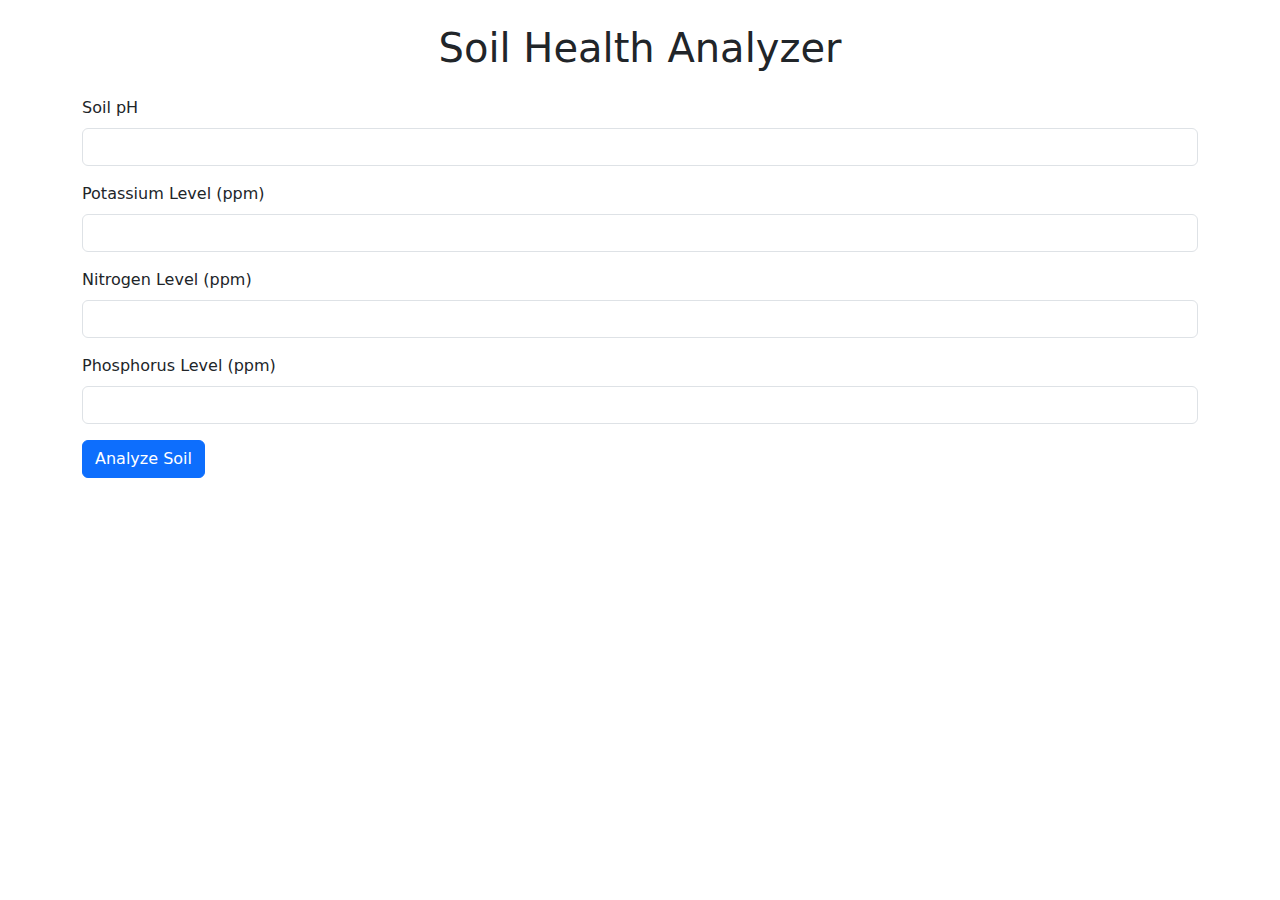
<file: index.html>
<!DOCTYPE html>
<html lang="en">
<head>
    <meta charset="UTF-8">
    <meta name="viewport" content="width=device-width, initial-scale=1.0">
    <title>Soil Health Analyzer</title>
    <link href="https://cdn.jsdelivr.net/npm/bootstrap@5.0.0-beta3/dist/css/bootstrap.min.css" rel="stylesheet">
</head>
<body>
    <div class="container">
        <h1 class="text-center my-4">Soil Health Analyzer</h1>
        <form id="soil-form">
            <div class="mb-3">
                <label for="ph" class="form-label">Soil pH</label>
                <input type="number" id="ph" class="form-control" required>
            </div>
            <div class="mb-3">
                <label for="potassium" class="form-label">Potassium Level (ppm)</label>
                <input type="number" id="potassium" class="form-control" required>
            </div>
            <div class="mb-3">
                <label for="nitrogen" class="form-label">Nitrogen Level (ppm)</label>
                <input type="number" id="nitrogen" class="form-control" required>
            </div>
            <div class="mb-3">
                <label for="phosphorus" class="form-label">Phosphorus Level (ppm)</label>
                <input type="number" id="phosphorus" class="form-control" required>
            </div>
            <button type="submit" class="btn btn-primary">Analyze Soil</button>
        </form>
        
        <h3 id="result" class="mt-4"></h3>
    </div>

    <script src="https://cdn.jsdelivr.net/npm/bootstrap@5.0.0-beta3/dist/js/bootstrap.bundle.min.js"></script>
    <script src="app.js"></script>
</body>
</html>
</file>
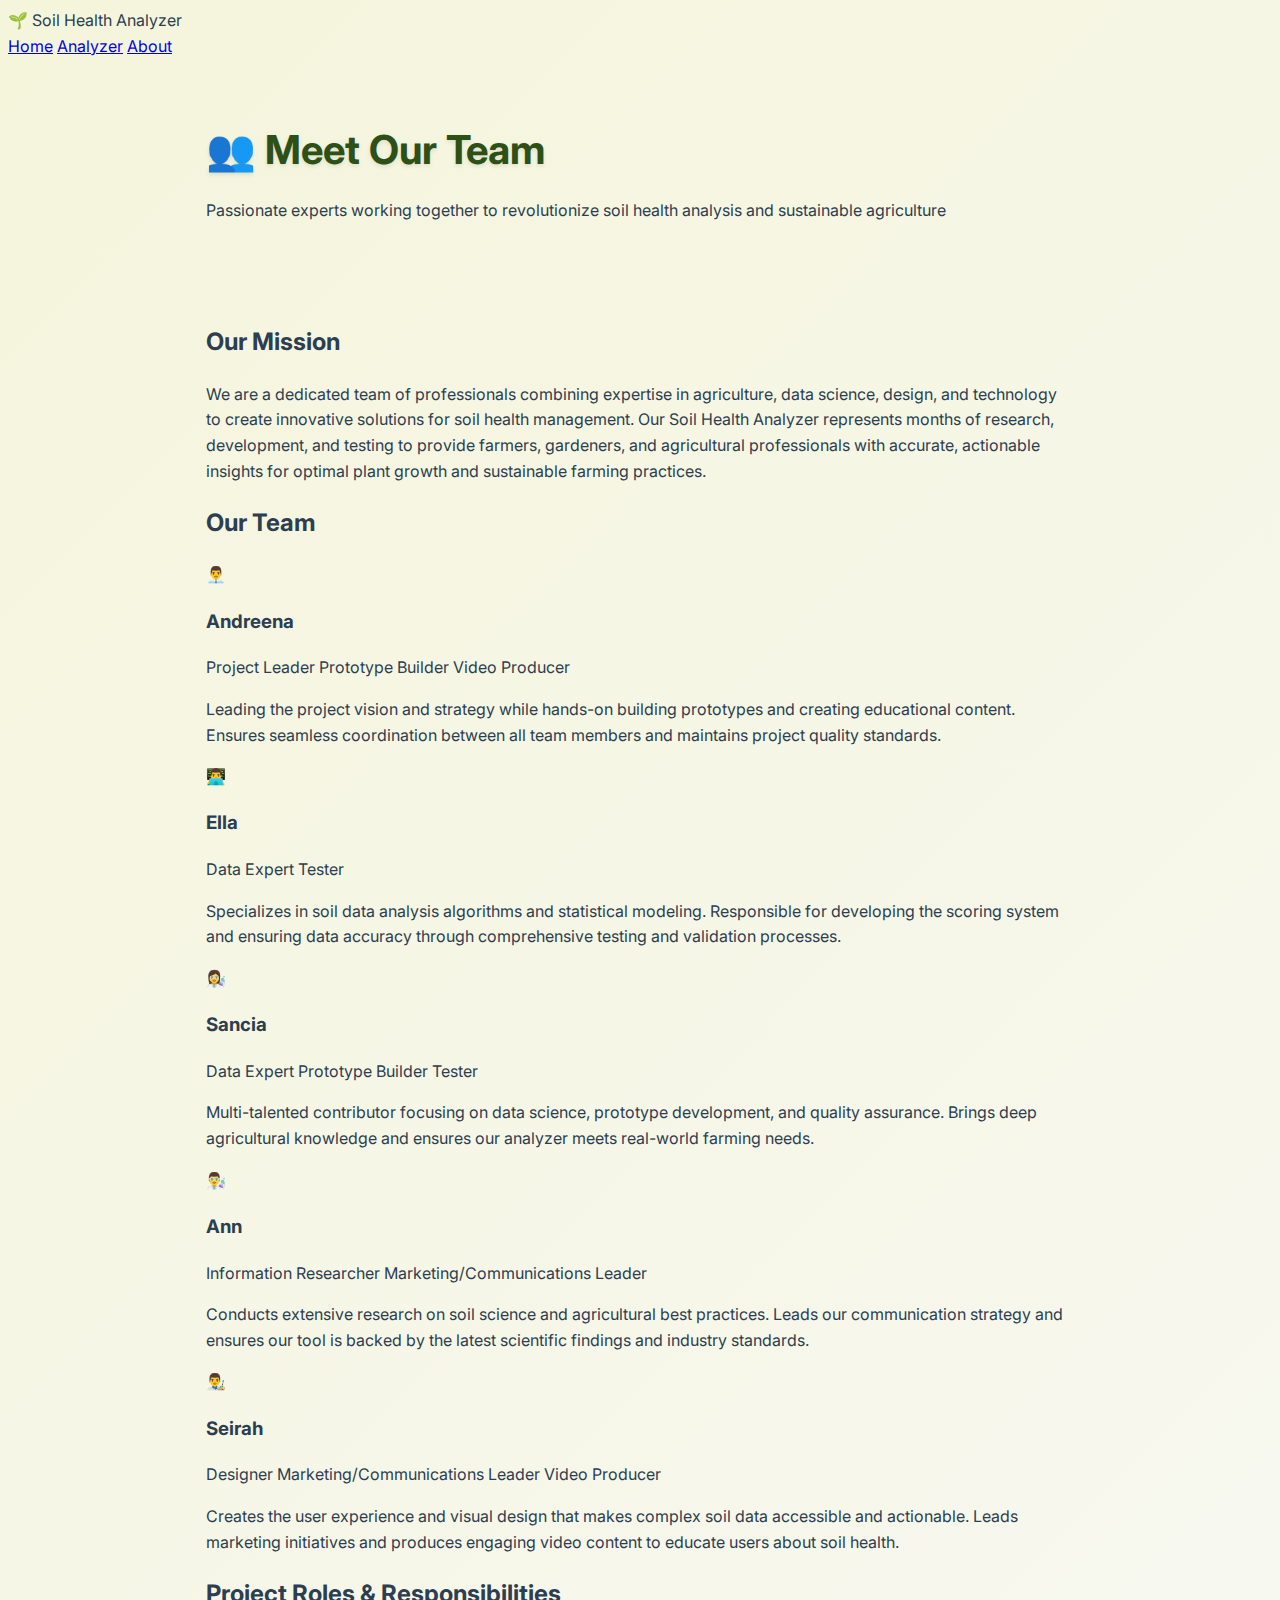
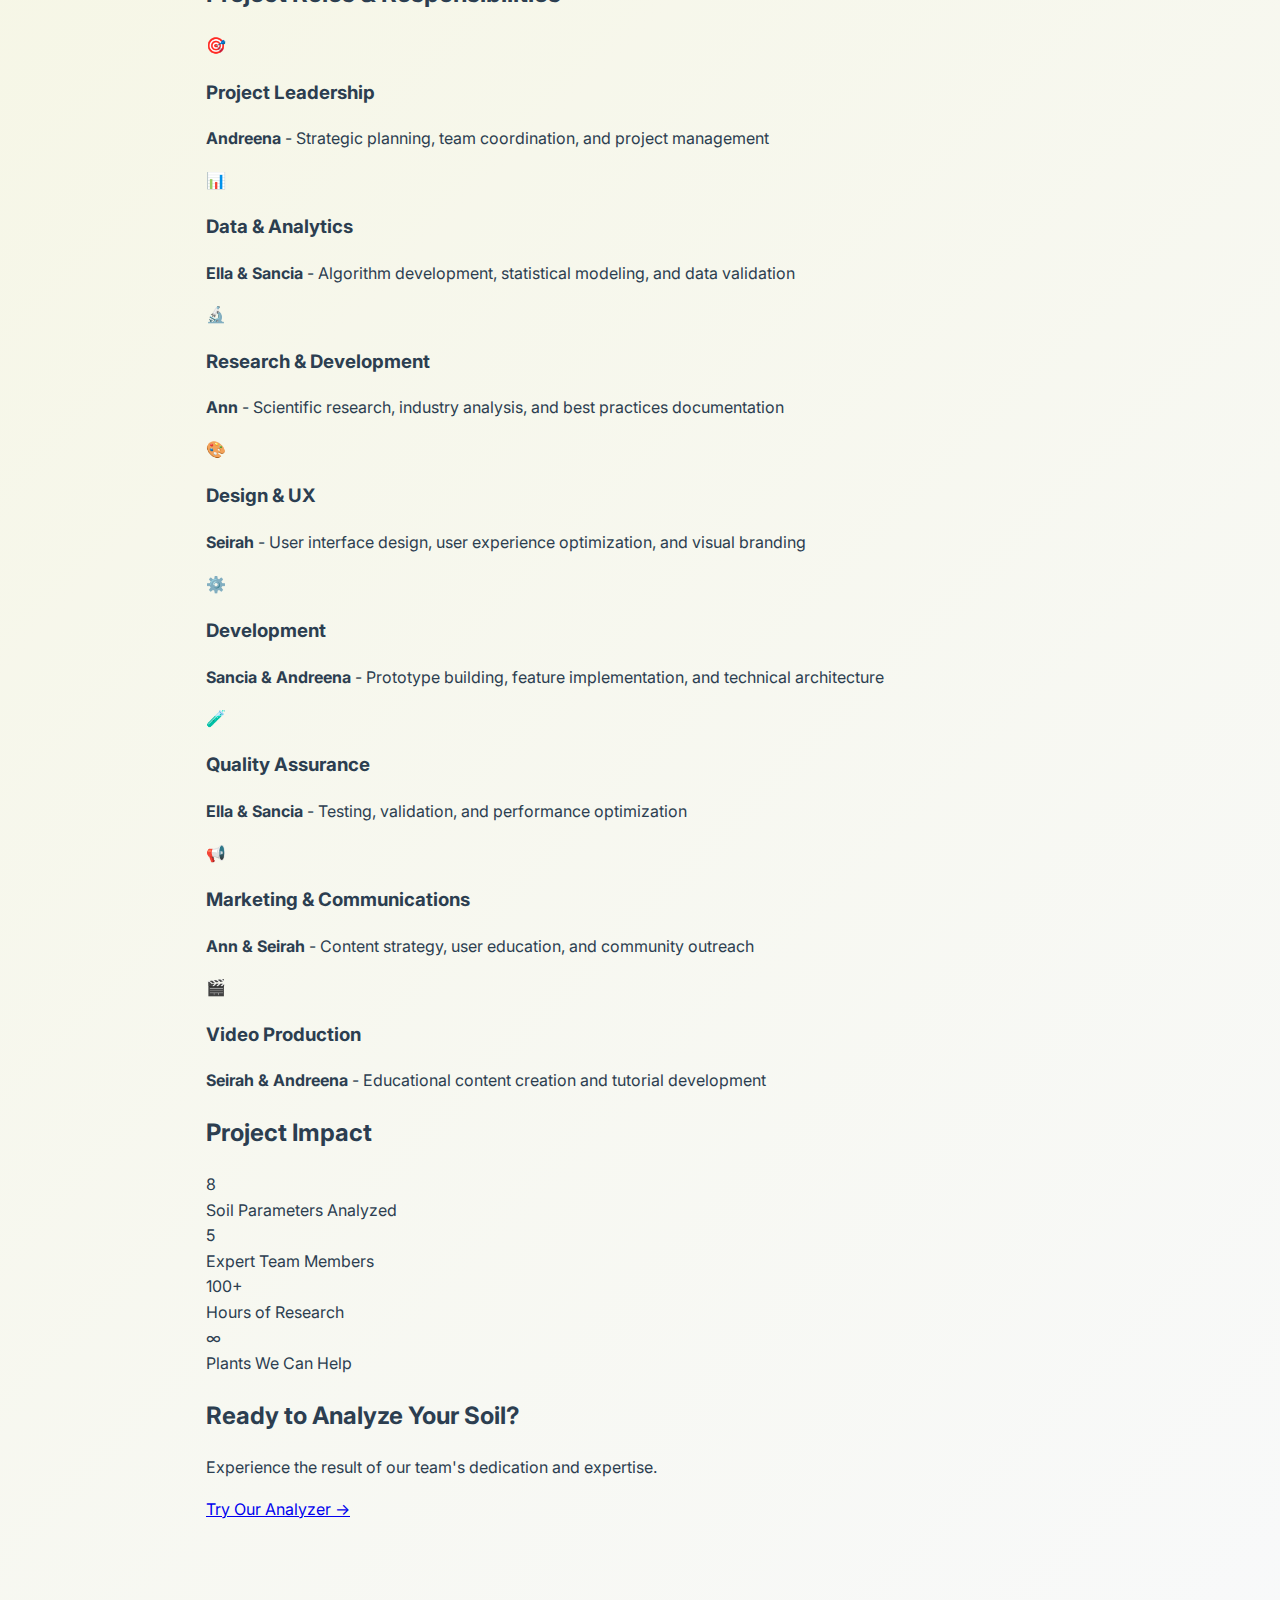
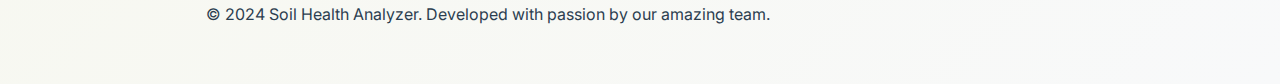
<file: about.html>
<!DOCTYPE html>
<html lang="en">
<head>
    <meta charset="UTF-8">
    <meta name="viewport" content="width=device-width, initial-scale=1.0">
    <meta name="description" content="Meet the team behind the Soil Health Analyzer - passionate experts in agriculture, data science, and technology">
    <title>About Our Team - Soil Health Analyzer</title>
    <link rel="stylesheet" href="styles.css">
</head>
<body>
    <nav class="navbar">
        <div class="nav-container">
            <div class="nav-brand">
                <span class="nav-icon">🌱</span>
                <span class="nav-title">Soil Health Analyzer</span>
            </div>
            <div class="nav-links">
                <a href="index.html" class="nav-link">Home</a>
                <a href="analyzer.html" class="nav-link">Analyzer</a>
                <a href="about.html" class="nav-link active">About</a>
            </div>
        </div>
    </nav>

    <div class="about-hero">
        <div class="container">
            <h1 class="about-title">
                <span class="about-icon">👥</span>
                Meet Our Team
            </h1>
            <p class="about-subtitle">
                Passionate experts working together to revolutionize soil health analysis and sustainable agriculture
            </p>
        </div>
    </div>

    <div class="about-content">
        <div class="container">
            <div class="project-overview">
                <h2>Our Mission</h2>
                <p>
                    We are a dedicated team of professionals combining expertise in agriculture, data science, design, and technology 
                    to create innovative solutions for soil health management. Our Soil Health Analyzer represents months of research, 
                    development, and testing to provide farmers, gardeners, and agricultural professionals with accurate, actionable 
                    insights for optimal plant growth and sustainable farming practices.
                </p>
            </div>

            <div class="team-section">
                <h2 class="team-title">Our Team</h2>
                
                <div class="team-grid">
                    <!-- Andreena -->
                    <div class="team-member">
                        <div class="member-avatar">
                            <span class="avatar-icon">👨‍💼</span>
                        </div>
                        <div class="member-info">
                            <h3 class="member-name">Andreena</h3>
                            <div class="member-roles">
                                <span class="role-badge primary">Project Leader</span>
                                <span class="role-badge secondary">Prototype Builder</span>
                                <span class="role-badge tertiary">Video Producer</span>
                            </div>
                            <p class="member-description">
                                Leading the project vision and strategy while hands-on building prototypes and creating 
                                educational content. Ensures seamless coordination between all team members and maintains 
                                project quality standards.
                            </p>
                        </div>
                    </div>

                    <!-- Ella -->
                    <div class="team-member">
                        <div class="member-avatar">
                            <span class="avatar-icon">👨‍💻</span>
                        </div>
                        <div class="member-info">
                            <h3 class="member-name">Ella</h3>
                            <div class="member-roles">
                                <span class="role-badge primary">Data Expert</span>
                                <span class="role-badge secondary">Tester</span>
                            </div>
                            <p class="member-description">
                                Specializes in soil data analysis algorithms and statistical modeling. Responsible for 
                                developing the scoring system and ensuring data accuracy through comprehensive testing 
                                and validation processes.
                            </p>
                        </div>
                    </div>

                    <!-- Sancia -->
                    <div class="team-member">
                        <div class="member-avatar">
                            <span class="avatar-icon">👩‍🔬</span>
                        </div>
                        <div class="member-info">
                            <h3 class="member-name">Sancia</h3>
                            <div class="member-roles">
                                <span class="role-badge primary">Data Expert</span>
                                <span class="role-badge secondary">Prototype Builder</span>
                                <span class="role-badge tertiary">Tester</span>
                            </div>
                            <p class="member-description">
                                Multi-talented contributor focusing on data science, prototype development, and quality 
                                assurance. Brings deep agricultural knowledge and ensures our analyzer meets real-world 
                                farming needs.
                            </p>
                        </div>
                    </div>

                    <!-- Ann -->
                    <div class="team-member">
                        <div class="member-avatar">
                            <span class="avatar-icon">👨‍🔬</span>
                        </div>
                        <div class="member-info">
                            <h3 class="member-name">Ann</h3>
                            <div class="member-roles">
                                <span class="role-badge primary">Information Researcher</span>
                                <span class="role-badge secondary">Marketing/Communications Leader</span>
                            </div>
                            <p class="member-description">
                                Conducts extensive research on soil science and agricultural best practices. Leads our 
                                communication strategy and ensures our tool is backed by the latest scientific findings 
                                and industry standards.
                            </p>
                        </div>
                    </div>

                    <!-- Seirah -->
                    <div class="team-member">
                        <div class="member-avatar">
                            <span class="avatar-icon">👨‍🎨</span>
                        </div>
                        <div class="member-info">
                            <h3 class="member-name">Seirah</h3>
                            <div class="member-roles">
                                <span class="role-badge primary">Designer</span>
                                <span class="role-badge secondary">Marketing/Communications Leader</span>
                                <span class="role-badge tertiary">Video Producer</span>
                            </div>
                            <p class="member-description">
                                Creates the user experience and visual design that makes complex soil data accessible 
                                and actionable. Leads marketing initiatives and produces engaging video content to 
                                educate users about soil health.
                            </p>
                        </div>
                    </div>
                </div>
            </div>

            <div class="roles-overview">
                <h2>Project Roles & Responsibilities</h2>
                <div class="roles-grid">
                    <div class="role-card">
                        <div class="role-icon">🎯</div>
                        <h3>Project Leadership</h3>
                        <p><strong>Andreena</strong> - Strategic planning, team coordination, and project management</p>
                    </div>
                    
                    <div class="role-card">
                        <div class="role-icon">📊</div>
                        <h3>Data & Analytics</h3>
                        <p><strong>Ella & Sancia</strong> - Algorithm development, statistical modeling, and data validation</p>
                    </div>
                    
                    <div class="role-card">
                        <div class="role-icon">🔬</div>
                        <h3>Research & Development</h3>
                        <p><strong>Ann</strong> - Scientific research, industry analysis, and best practices documentation</p>
                    </div>
                    
                    <div class="role-card">
                        <div class="role-icon">🎨</div>
                        <h3>Design & UX</h3>
                        <p><strong>Seirah</strong> - User interface design, user experience optimization, and visual branding</p>
                    </div>
                    
                    <div class="role-card">
                        <div class="role-icon">⚙️</div>
                        <h3>Development</h3>
                        <p><strong>Sancia & Andreena</strong> - Prototype building, feature implementation, and technical architecture</p>
                    </div>
                    
                    <div class="role-card">
                        <div class="role-icon">🧪</div>
                        <h3>Quality Assurance</h3>
                        <p><strong>Ella & Sancia</strong> - Testing, validation, and performance optimization</p>
                    </div>
                    
                    <div class="role-card">
                        <div class="role-icon">📢</div>
                        <h3>Marketing & Communications</h3>
                        <p><strong>Ann & Seirah</strong> - Content strategy, user education, and community outreach</p>
                    </div>
                    
                    <div class="role-card">
                        <div class="role-icon">🎬</div>
                        <h3>Video Production</h3>
                        <p><strong>Seirah & Andreena</strong> - Educational content creation and tutorial development</p>
                    </div>
                </div>
            </div>

            <div class="project-stats">
                <h2>Project Impact</h2>
                <div class="stats-grid">
                    <div class="stat-item">
                        <div class="stat-number">8</div>
                        <div class="stat-label">Soil Parameters Analyzed</div>
                    </div>
                    <div class="stat-item">
                        <div class="stat-number">5</div>
                        <div class="stat-label">Expert Team Members</div>
                    </div>
                    <div class="stat-item">
                        <div class="stat-number">100+</div>
                        <div class="stat-label">Hours of Research</div>
                    </div>
                    <div class="stat-item">
                        <div class="stat-number">∞</div>
                        <div class="stat-label">Plants We Can Help</div>
                    </div>
                </div>
            </div>

            <div class="cta-section">
                <h2>Ready to Analyze Your Soil?</h2>
                <p>Experience the result of our team's dedication and expertise.</p>
                <a href="analyzer.html" class="cta-button">
                    Try Our Analyzer
                    <span class="button-arrow">→</span>
                </a>
            </div>
        </div>
    </div>

    <footer class="footer">
        <div class="container">
            <p>&copy; 2024 Soil Health Analyzer. Developed with passion by our amazing team.</p>
        </div>
    </footer>
</body>
</html>
</file>
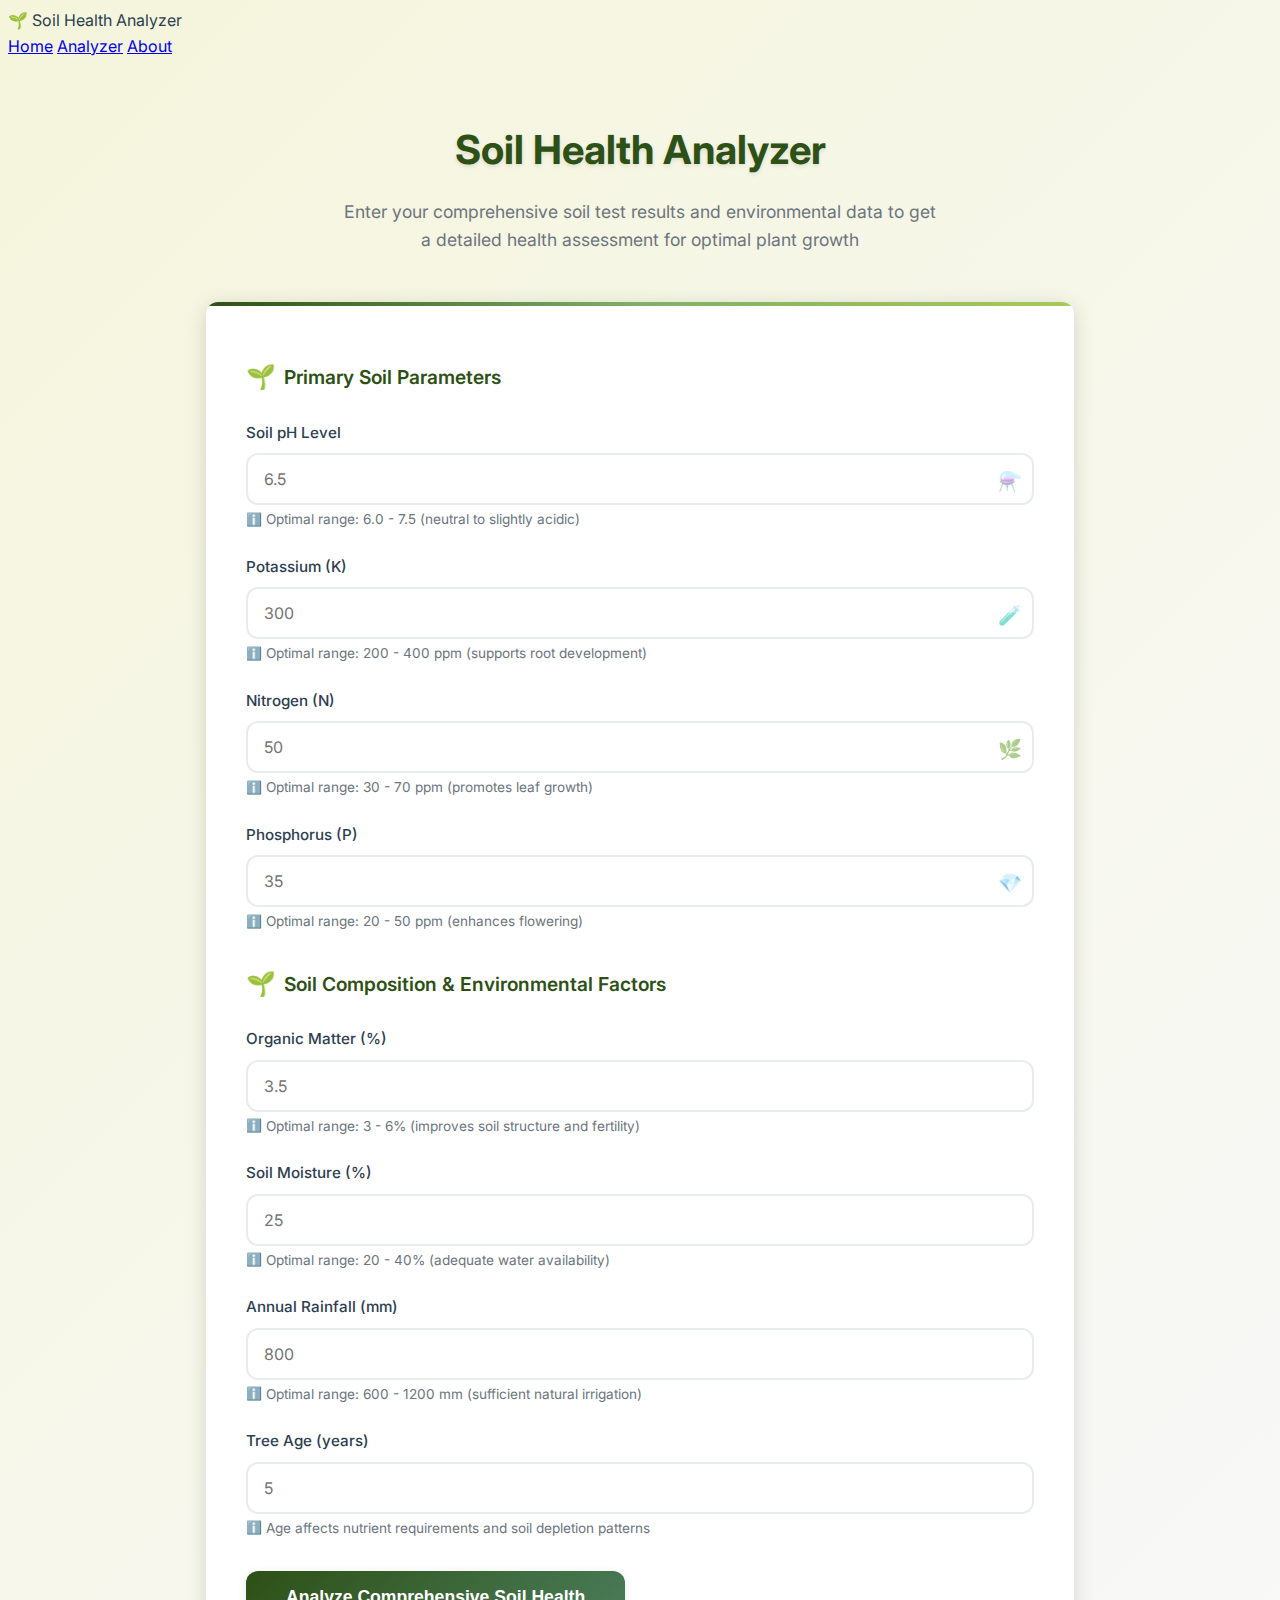
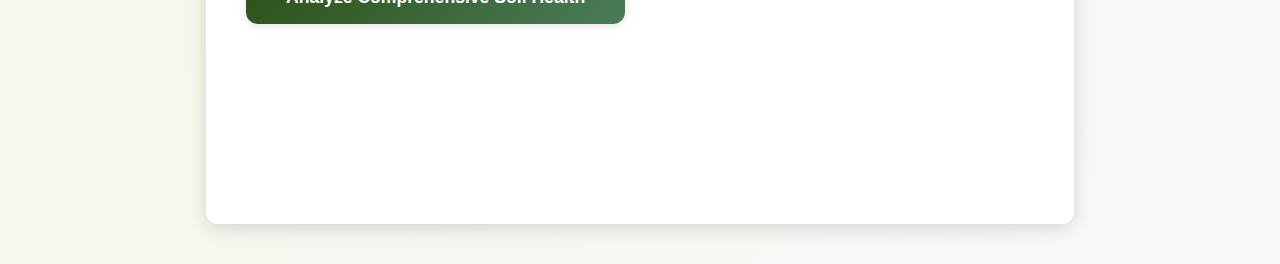
<file: analyzer.html>
<!DOCTYPE html>
<html lang="en">
<head>
    <meta charset="UTF-8">
    <meta name="viewport" content="width=device-width, initial-scale=1.0">
    <meta name="description" content="Analyze soil health by testing pH, potassium, nitrogen, phosphorus, organic matter, moisture, rainfall, and tree age">
    <title>Soil Health Analyzer - Analysis Tool</title>
    <link rel="stylesheet" href="styles.css">
</head>
<body>
    <nav class="navbar">
        <div class="nav-container">
            <div class="nav-brand">
                <span class="nav-icon">🌱</span>
                <span class="nav-title">Soil Health Analyzer</span>
            </div>
            <div class="nav-links">
                <a href="index.html" class="nav-link">Home</a>
                <a href="analyzer.html" class="nav-link active">Analyzer</a>
                <a href="about.html" class="nav-link">About</a>
            </div>
        </div>
    </nav>

    <div class="analyzer-container">
        <div class="container">
            <header class="analyzer-header">
                <h1>Soil Health Analyzer</h1>
                <p class="subtitle">
                    Enter your comprehensive soil test results and environmental data to get a detailed health assessment for optimal plant growth
                </p>
            </header>

            <main>
                <form id="soil-form" novalidate>
                    <div class="form-section">
                        <h2 class="section-title">Primary Soil Parameters</h2>
                        
                        <div class="row">
                            <div class="col-md-6">
                                <div class="input-group" id="ph-container">
                                    <label for="ph" class="form-label">Soil pH Level</label>
                                    <input type="number" 
                                           id="ph" 
                                           class="form-control" 
                                           min="0" 
                                           max="14" 
                                           step="0.1" 
                                           placeholder="6.5"
                                           aria-describedby="ph-help"
                                           required>
                                    <div class="form-text" id="ph-help">
                                        Optimal range: 6.0 - 7.5 (neutral to slightly acidic)
                                    </div>
                                </div>
                            </div>
                            
                            <div class="col-md-6">
                                <div class="input-group" id="potassium-container">
                                    <label for="potassium" class="form-label">Potassium (K)</label>
                                    <input type="number" 
                                           id="potassium" 
                                           class="form-control" 
                                           min="0" 
                                           max="1000" 
                                           step="1" 
                                           placeholder="300"
                                           aria-describedby="potassium-help"
                                           required>
                                    <div class="form-text" id="potassium-help">
                                        Optimal range: 200 - 400 ppm (supports root development)
                                    </div>
                                </div>
                            </div>
                        </div>

                        <div class="row">
                            <div class="col-md-6">
                                <div class="input-group" id="nitrogen-container">
                                    <label for="nitrogen" class="form-label">Nitrogen (N)</label>
                                    <input type="number" 
                                           id="nitrogen" 
                                           class="form-control" 
                                           min="0" 
                                           max="200" 
                                           step="1" 
                                           placeholder="50"
                                           aria-describedby="nitrogen-help"
                                           required>
                                    <div class="form-text" id="nitrogen-help">
                                        Optimal range: 30 - 70 ppm (promotes leaf growth)
                                    </div>
                                </div>
                            </div>
                            
                            <div class="col-md-6">
                                <div class="input-group" id="phosphorus-container">
                                    <label for="phosphorus" class="form-label">Phosphorus (P)</label>
                                    <input type="number" 
                                           id="phosphorus" 
                                           class="form-control" 
                                           min="0" 
                                           max="200" 
                                           step="1" 
                                           placeholder="35"
                                           aria-describedby="phosphorus-help"
                                           required>
                                    <div class="form-text" id="phosphorus-help">
                                        Optimal range: 20 - 50 ppm (enhances flowering)
                                    </div>
                                </div>
                            </div>
                        </div>
                    </div>

                    <div class="form-section">
                        <h2 class="section-title">Soil Composition & Environmental Factors</h2>
                        
                        <div class="row">
                            <div class="col-md-6">
                                <div class="input-group" id="organic-matter-container">
                                    <label for="organic-matter" class="form-label">Organic Matter (%)</label>
                                    <input type="number" 
                                           id="organic-matter" 
                                           class="form-control" 
                                           min="0" 
                                           max="100" 
                                           step="0.1" 
                                           placeholder="3.5"
                                           aria-describedby="organic-matter-help"
                                           required>
                                    <div class="form-text" id="organic-matter-help">
                                        Optimal range: 3 - 6% (improves soil structure and fertility)
                                    </div>
                                </div>
                            </div>
                            
                            <div class="col-md-6">
                                <div class="input-group" id="soil-moisture-container">
                                    <label for="soil-moisture" class="form-label">Soil Moisture (%)</label>
                                    <input type="number" 
                                           id="soil-moisture" 
                                           class="form-control" 
                                           min="0" 
                                           max="100" 
                                           step="0.1" 
                                           placeholder="25"
                                           aria-describedby="soil-moisture-help"
                                           required>
                                    <div class="form-text" id="soil-moisture-help">
                                        Optimal range: 20 - 40% (adequate water availability)
                                    </div>
                                </div>
                            </div>
                        </div>

                        <div class="row">
                            <div class="col-md-6">
                                <div class="input-group" id="rainfall-container">
                                    <label for="rainfall" class="form-label">Annual Rainfall (mm)</label>
                                    <input type="number" 
                                           id="rainfall" 
                                           class="form-control" 
                                           min="0" 
                                           max="5000" 
                                           step="1" 
                                           placeholder="800"
                                           aria-describedby="rainfall-help"
                                           required>
                                    <div class="form-text" id="rainfall-help">
                                        Optimal range: 600 - 1200 mm (sufficient natural irrigation)
                                    </div>
                                </div>
                            </div>
                            
                            <div class="col-md-6">
                                <div class="input-group" id="tree-age-container">
                                    <label for="tree-age" class="form-label">Tree Age (years)</label>
                                    <input type="number" 
                                           id="tree-age" 
                                           class="form-control" 
                                           min="0" 
                                           max="200" 
                                           step="1" 
                                           placeholder="5"
                                           aria-describedby="tree-age-help"
                                           required>
                                    <div class="form-text" id="tree-age-help">
                                        Age affects nutrient requirements and soil depletion patterns
                                    </div>
                                </div>
                            </div>
                        </div>
                    </div>

                    <div class="text-center">
                        <button type="submit" class="btn-analyze">
                            <span class="button-text">Analyze Comprehensive Soil Health</span>
                        </button>
                    </div>
                </form>

                <div class="result-container" aria-live="polite">
                    <h3 id="result"></h3>
                    <p class="result-details" id="result-details"></p>
                </div>
            </main>
        </div>
    </div>

    <script src="app.js"></script>
</body>
</html>
</file>
<file: styles.css>
/* Import Google Fonts */
@import url("https://fonts.googleapis.com/css2?family=Inter:wght@300;400;500;600;700&display=swap");

/* CSS Custom Properties for consistent theming */
:root {
  --primary-green: #2d5016;
  --secondary-green: #4a7c59;
  --accent-green: #7fb069;
  --light-green: #a7c957;
  --earth-brown: #8b4513;
  --warm-beige: #f5f5dc;
  --soft-gray: #f8f9fa;
  --text-dark: #2c3e50;
  --text-light: #6c757d;
  --success-green: #28a745;
  --warning-orange: #fd7e14;
  --danger-red: #dc3545;
  --shadow-light: 0 2px 10px rgba(0, 0, 0, 0.1);
  --shadow-medium: 0 4px 20px rgba(0, 0, 0, 0.15);
  --border-radius: 12px;
  --transition: all 0.3s cubic-bezier(0.4, 0, 0.2, 1);
}

/* Reset and base styles */
* {
  box-sizing: border-box;
}

body {
  font-family: "Inter", -apple-system, BlinkMacSystemFont, "Segoe UI", Roboto, sans-serif;
  background: linear-gradient(135deg, var(--warm-beige) 0%, var(--soft-gray) 100%);
  min-height: 100vh;
  color: var(--text-dark);
  line-height: 1.6;
}

/* Container and layout */
.container {
  max-width: 900px;
  margin: 0 auto;
  padding: 2rem 1rem;
}

/* Header styles */
header {
  text-align: center;
  margin-bottom: 3rem;
}

h1 {
  font-size: 2.5rem;
  font-weight: 700;
  color: var(--primary-green);
  margin-bottom: 1rem;
  text-shadow: 0 2px 4px rgba(0, 0, 0, 0.1);
}

.subtitle {
  font-size: 1.1rem;
  color: var(--text-light);
  font-weight: 400;
  max-width: 600px;
  margin: 0 auto;
}

/* Main content card */
main {
  background: white;
  border-radius: var(--border-radius);
  box-shadow: var(--shadow-medium);
  padding: 2.5rem;
  position: relative;
  overflow: hidden;
}

main::before {
  content: "";
  position: absolute;
  top: 0;
  left: 0;
  right: 0;
  height: 4px;
  background: linear-gradient(90deg, var(--primary-green), var(--accent-green), var(--light-green));
}

/* Form styles */
.form-section {
  margin-bottom: 2rem;
}

.section-title {
  font-size: 1.2rem;
  font-weight: 600;
  color: var(--primary-green);
  margin-bottom: 1.5rem;
  display: flex;
  align-items: center;
  gap: 0.5rem;
}

.section-title::before {
  content: "🌱";
  font-size: 1.5rem;
}

/* Input group styling */
.input-group {
  position: relative;
  margin-bottom: 1.5rem;
}

.form-label {
  font-weight: 500;
  color: var(--text-dark);
  margin-bottom: 0.5rem;
  display: block;
  font-size: 0.95rem;
}

.form-control {
  width: 100%;
  padding: 0.875rem 1rem;
  border: 2px solid #e9ecef;
  border-radius: var(--border-radius);
  font-size: 1rem;
  transition: var(--transition);
  background: white;
  font-family: inherit;
}

.form-control:focus {
  outline: none;
  border-color: var(--accent-green);
  box-shadow: 0 0 0 3px rgba(127, 176, 105, 0.1);
  transform: translateY(-1px);
}

.form-control:valid {
  border-color: var(--success-green);
}

.form-control:invalid:not(:placeholder-shown) {
  border-color: var(--danger-red);
}

/* Form help text */
.form-text {
  font-size: 0.85rem;
  color: var(--text-light);
  margin-top: 0.25rem;
  display: flex;
  align-items: center;
  gap: 0.25rem;
}

.form-text::before {
  content: "ℹ️";
  font-size: 0.8rem;
}

/* Input icons */
.input-group::after {
  content: "";
  position: absolute;
  right: 1rem;
  top: 50%;
  transform: translateY(-50%);
  width: 20px;
  height: 20px;
  background-size: contain;
  opacity: 0.5;
  pointer-events: none;
}

#ph-container::after {
  content: "⚗️";
  font-size: 1.2rem;
}

#potassium-container::after {
  content: "🧪";
  font-size: 1.2rem;
}

#nitrogen-container::after {
  content: "🌿";
  font-size: 1.2rem;
}

#phosphorus-container::after {
  content: "💎";
  font-size: 1.2rem;
}

/* Submit button */
.btn-analyze {
  background: linear-gradient(135deg, var(--primary-green), var(--secondary-green));
  border: none;
  color: white;
  padding: 1rem 2.5rem;
  font-size: 1.1rem;
  font-weight: 600;
  border-radius: var(--border-radius);
  cursor: pointer;
  transition: var(--transition);
  box-shadow: var(--shadow-light);
  position: relative;
  overflow: hidden;
  min-width: 200px;
}

.btn-analyze:hover {
  transform: translateY(-2px);
  box-shadow: var(--shadow-medium);
}

.btn-analyze:active {
  transform: translateY(0);
}

.btn-analyze:disabled {
  opacity: 0.7;
  cursor: not-allowed;
  transform: none;
}

/* Loading state */
.btn-analyze.loading::after {
  content: "";
  position: absolute;
  top: 50%;
  left: 50%;
  transform: translate(-50%, -50%);
  width: 20px;
  height: 20px;
  border: 2px solid transparent;
  border-top: 2px solid white;
  border-radius: 50%;
  animation: spin 1s linear infinite;
}

.btn-analyze.loading .button-text {
  opacity: 0;
}

@keyframes spin {
  0% {
    transform: translate(-50%, -50%) rotate(0deg);
  }
  100% {
    transform: translate(-50%, -50%) rotate(360deg);
  }
}

/* Results section */
.result-container {
  margin-top: 2.5rem;
  padding: 2rem;
  border-radius: var(--border-radius);
  text-align: center;
  min-height: 120px;
  display: flex;
  flex-direction: column;
  justify-content: center;
  align-items: center;
  transition: var(--transition);
  position: relative;
}

.result-container.show {
  animation: slideUp 0.5s ease-out;
}

@keyframes slideUp {
  from {
    opacity: 0;
    transform: translateY(20px);
  }
  to {
    opacity: 1;
    transform: translateY(0);
  }
}

/* Result status styles */
.result-good {
  background: linear-gradient(135deg, rgba(40, 167, 69, 0.1), rgba(127, 176, 105, 0.1));
  border: 2px solid var(--success-green);
}

.result-moderate {
  background: linear-gradient(135deg, rgba(253, 126, 20, 0.1), rgba(255, 193, 7, 0.1));
  border: 2px solid var(--warning-orange);
}

.result-poor {
  background: linear-gradient(135deg, rgba(220, 53, 69, 0.1), rgba(255, 107, 107, 0.1));
  border: 2px solid var(--danger-red);
}

#result {
  font-size: 1.8rem;
  font-weight: 700;
  margin: 0;
  display: flex;
  align-items: center;
  gap: 0.5rem;
}

.result-good #result {
  color: var(--success-green);
}

.result-moderate #result {
  color: var(--warning-orange);
}

.result-poor #result {
  color: var(--danger-red);
}

/* Result icons */
.result-good #result::before {
  content: "✅";
  font-size: 2rem;
}

.result-moderate #result::before {
  content: "⚠️";
  font-size: 2rem;
}

.result-poor #result::before {
  content: "❌";
  font-size: 2rem;
}

/* Additional result info */
.result-details {
  margin-top: 1rem;
  font-size: 0.95rem;
  color: var(--text-light);
  max-width: 500px;
}

/* Responsive design */
@media (max-width: 768px) {
  .container {
    padding: 1rem;
  }

  h1 {
    font-size: 2rem;
  }

  main {
    padding: 1.5rem;
  }

  .form-control {
    padding: 0.75rem;
  }

  .btn-analyze {
    width: 100%;
    padding: 1rem;
  }

  #result {
    font-size: 1.5rem;
  }
}

@media (max-width: 480px) {
  h1 {
    font-size: 1.75rem;
  }

  .subtitle {
    font-size: 1rem;
  }

  main {
    padding: 1rem;
  }
}

/* Accessibility improvements */
@media (prefers-reduced-motion: reduce) {
  * {
    animation-duration: 0.01ms !important;
    animation-iteration-count: 1 !important;
    transition-duration: 0.01ms !important;
  }
}

/* Focus styles for keyboard navigation */
.form-control:focus,
.btn-analyze:focus {
  outline: 2px solid var(--accent-green);
  outline-offset: 2px;
}

/* Print styles */
@media print {
  body {
    background: white;
  }

  main {
    box-shadow: none;
    border: 1px solid #ccc;
  }

  .btn-analyze {
    display: none;
  }
}
</file>
